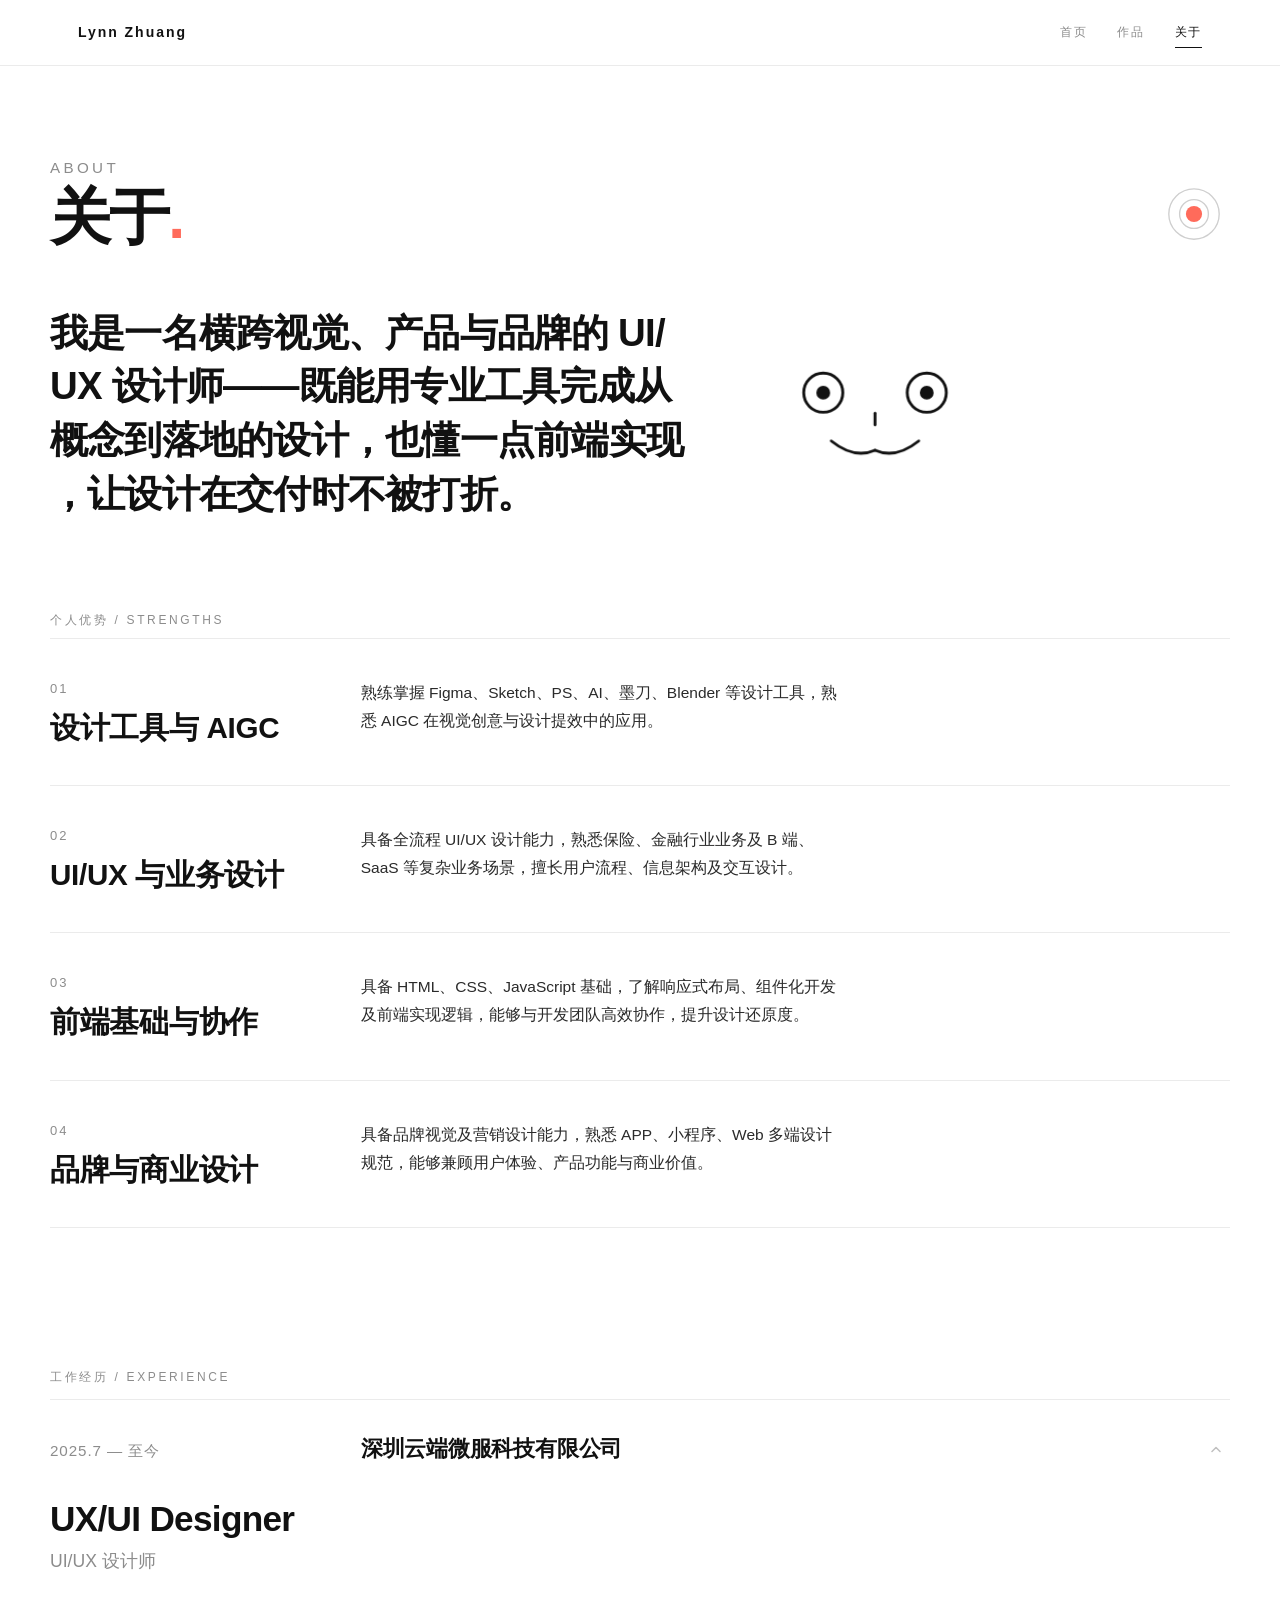
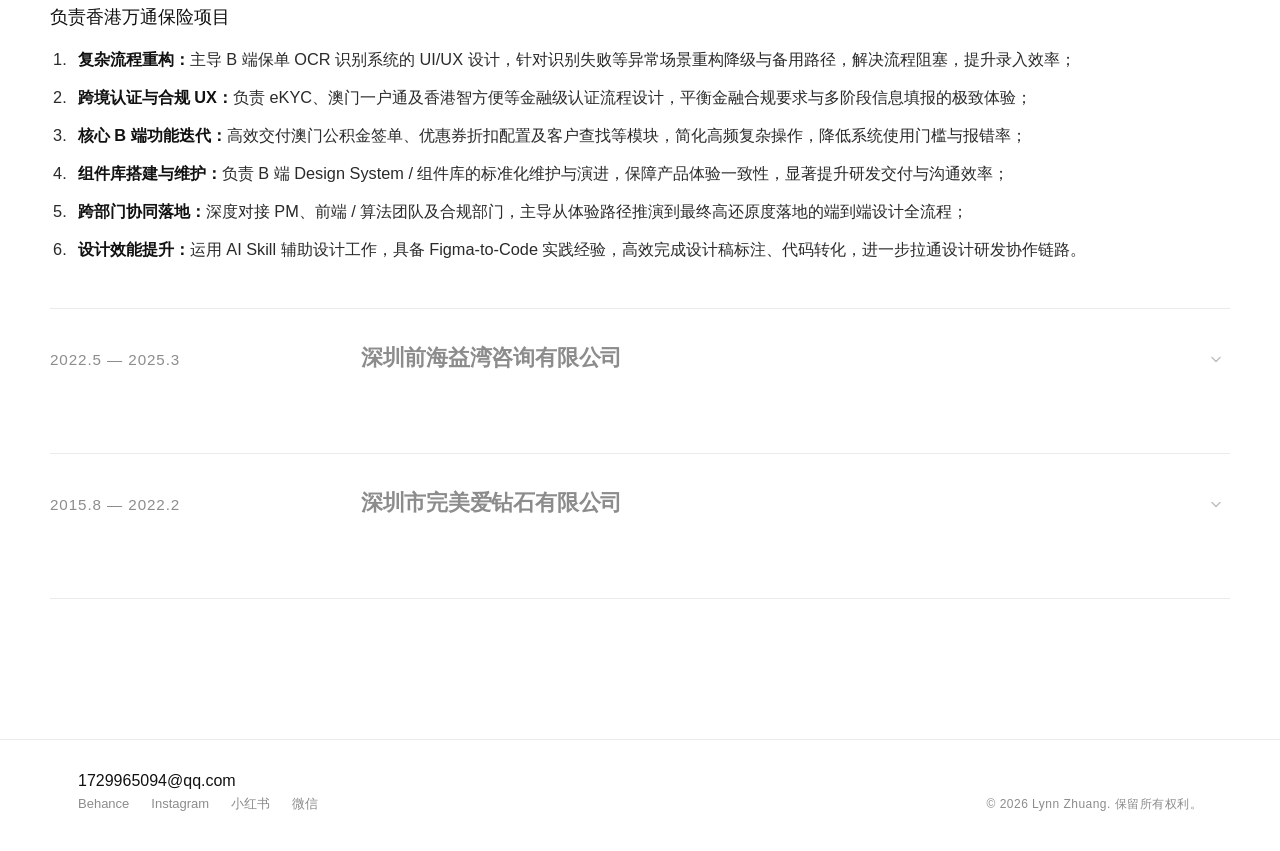
<file: 2026-08-12-09-34-02/about.html>
<!DOCTYPE html>
<html lang="zh-CN">
<head>
  <meta charset="UTF-8" />
  <meta name="viewport" content="width=device-width, initial-scale=1.0" />
  <title>关于 / About · Lynn Zhuang</title>
  <link rel="stylesheet" href="css/style.css" />
  <link rel="stylesheet" href="css/foldtext.css" />
  <link rel="stylesheet" href="css/face.css" />
</head>
<body>
  <header class="nav">
    <div class="nav__inner">
      <a class="nav__brand" id="nav-brand" href="index.html">Lynn Zhuang</a>
      <button class="nav__toggle" aria-label="菜单">菜单</button>
      <nav class="nav__links">
        <a href="index.html">首页</a>
        <a href="works.html">作品</a>
        <a href="about.html">关于</a>
      </nav>
    </div>
  </header>

  <main>
    <section class="section wrap" style="padding-top: calc(var(--nav-h) + clamp(48px, 8vw, 90px)); position: relative;">
      <div class="section-head" data-reveal style="margin-bottom: clamp(36px, 5vw, 56px);">
        <div class="section-head__text">
          <span class="section-head__sub">About</span>
          <h1 class="section-head__title">关于<span class="section-head__dot">.</span></h1>
        </div>
        <svg class="section-mark" viewBox="0 0 80 80" fill="none" aria-hidden="true">
          <circle class="sm-ripple" cx="40" cy="40" r="16" stroke="#cfcfcf" stroke-width="1.5"/>
          <circle class="sm-ripple" cx="40" cy="40" r="28" stroke="#cfcfcf" stroke-width="1.5"/>
          <circle cx="40" cy="40" r="9" fill="var(--accent)"/>
        </svg>
      </div>

      <div class="about-intro">
        <p class="lede" data-foldtext data-split="char" data-hinge="top" data-trigger="scroll">
          我是一名横跨视觉、产品与品牌的 UI/UX 设计师——既能用专业工具完成从概念到落地的设计，也懂一点前端实现，让设计在交付时不被打折。
        </p>
        <div class="about-face" aria-hidden="true">
          <svg class="face" viewBox="0 0 200 112" fill="none">
            <g class="face__eyes">
              <circle class="face__eyeball" cx="55" cy="38" r="17" fill="var(--bg)" stroke="currentColor" stroke-width="2.5"/>
              <circle class="face__eyeball" cx="145" cy="38" r="17" fill="var(--bg)" stroke="currentColor" stroke-width="2.5"/>
              <circle class="face__pupil" cx="55" cy="38" r="6" fill="currentColor"/>
              <circle class="face__pupil" cx="145" cy="38" r="6" fill="currentColor"/>
            </g>
            <g class="face__eye-lid">
              <rect x="35" y="-46" width="40" height="44" fill="var(--bg)"/>
              <rect x="125" y="-46" width="40" height="44" fill="var(--bg)"/>
            </g>
            <path class="face__nose" d="M100 56 V66" stroke="currentColor" stroke-width="2.5" stroke-linecap="round"/>
            <path class="face__mouth-left" d="M100 88 Q82 96 62 80" stroke="currentColor" stroke-width="2.5" stroke-linecap="round"/>
            <path class="face__mouth-right" d="M100 88 Q118 96 138 80" stroke="currentColor" stroke-width="2.5" stroke-linecap="round"/>
          </svg>
        </div>
      </div>

      <p class="label" data-reveal style="margin-bottom: 8px;">个人优势 / Strengths</p>
      <ul class="strength-list">
        <li class="strength" data-reveal>
          <div>
            <span class="strength__no">01</span>
            <h3 class="strength__title">设计工具与 AIGC</h3>
          </div>
          <p class="strength__desc">熟练掌握 Figma、Sketch、PS、AI、墨刀、Blender 等设计工具，熟悉 AIGC 在视觉创意与设计提效中的应用。</p>
        </li>
        <li class="strength" data-reveal>
          <div>
            <span class="strength__no">02</span>
            <h3 class="strength__title">UI/UX 与业务设计</h3>
          </div>
          <p class="strength__desc">具备全流程 UI/UX 设计能力，熟悉保险、金融行业业务及 B 端、SaaS 等复杂业务场景，擅长用户流程、信息架构及交互设计。</p>
        </li>
        <li class="strength" data-reveal>
          <div>
            <span class="strength__no">03</span>
            <h3 class="strength__title">前端基础与协作</h3>
          </div>
          <p class="strength__desc">具备 HTML、CSS、JavaScript 基础，了解响应式布局、组件化开发及前端实现逻辑，能够与开发团队高效协作，提升设计还原度。</p>
        </li>
        <li class="strength" data-reveal>
          <div>
            <span class="strength__no">04</span>
            <h3 class="strength__title">品牌与商业设计</h3>
          </div>
          <p class="strength__desc">具备品牌视觉及营销设计能力，熟悉 APP、小程序、Web 多端设计规范，能够兼顾用户体验、产品功能与商业价值。</p>
        </li>
      </ul>

      <div style="margin-top: clamp(64px, 11vw, 140px);">
        <p class="label" data-reveal style="margin-bottom: 12px;">工作经历 / Experience</p>
        <div class="timeline" data-reveal>

          <article class="timeline__item is-active" data-exp-item>
            <button class="timeline__header" type="button" aria-expanded="true">
              <span class="timeline__period">2025.7 — 至今</span>
              <span class="timeline__company">深圳云端微服科技有限公司</span>
              <span class="timeline__toggle" aria-hidden="true">
                <svg viewBox="0 0 12 12" fill="none" aria-hidden="true"><path d="M2 4.5L6 8.5L10 4.5" stroke="currentColor" stroke-width="1.5" stroke-linecap="round" stroke-linejoin="round"/></svg>
              </span>
            </button>
            <div class="timeline__body" aria-hidden="false">
              <div class="timeline__body-inner">
                <h3 class="timeline__role">UX/UI Designer</h3>
                <p class="timeline__company-sub">UI/UX 设计师</p>
                <p class="timeline__lead">负责香港万通保险项目</p>
                <ol class="timeline__duties timeline__duties--num">
                  <li><strong>复杂流程重构：</strong>主导 B 端保单 OCR 识别系统的 UI/UX 设计，针对识别失败等异常场景重构降级与备用路径，解决流程阻塞，提升录入效率；</li>
                  <li><strong>跨境认证与合规 UX：</strong>负责 eKYC、澳门一户通及香港智方便等金融级认证流程设计，平衡金融合规要求与多阶段信息填报的极致体验；</li>
                  <li><strong>核心 B 端功能迭代：</strong>高效交付澳门公积金签单、优惠券折扣配置及客户查找等模块，简化高频复杂操作，降低系统使用门槛与报错率；</li>
                  <li><strong>组件库搭建与维护：</strong>负责 B 端 Design System / 组件库的标准化维护与演进，保障产品体验一致性，显著提升研发交付与沟通效率；</li>
                  <li><strong>跨部门协同落地：</strong>深度对接 PM、前端 / 算法团队及合规部门，主导从体验路径推演到最终高还原度落地的端到端设计全流程；</li>
                  <li><strong>设计效能提升：</strong>运用 AI Skill 辅助设计工作，具备 Figma-to-Code 实践经验，高效完成设计稿标注、代码转化，进一步拉通设计研发协作链路。</li>
                </ol>
              </div>
            </div>
          </article>

          <article class="timeline__item" data-exp-item>
            <button class="timeline__header" type="button" aria-expanded="false">
              <span class="timeline__period">2022.5 — 2025.3</span>
              <span class="timeline__company">深圳前海益湾咨询有限公司</span>
              <span class="timeline__toggle" aria-hidden="true">
                <svg viewBox="0 0 12 12" fill="none" aria-hidden="true"><path d="M2 4.5L6 8.5L10 4.5" stroke="currentColor" stroke-width="1.5" stroke-linecap="round" stroke-linejoin="round"/></svg>
              </span>
            </button>
            <div class="timeline__body" aria-hidden="true">
              <div class="timeline__body-inner">
                <h3 class="timeline__role">UX/UI Designer</h3>
                <p class="timeline__company-sub">UI/UX 设计师</p>
                <ul class="timeline__duties">
                  <li>负责公司产品平台（移动端、Web端）的 UI 界面设计，涵盖 C 端用户产品和 B 端业务系统；</li>
                  <li>从 0 到 1 的全栈高保真视觉输出，完成 4 个上线项目；</li>
                  <li>主导设计规范与组件库搭建，确保多产品线设计语言统一；</li>
                  <li>与产品经理、开发团队深度协作，推动设计方案落地并确保还原度；</li>
                  <li>协同运营团队设计营销宣传页面以及项目长图，参与品牌大型线下品宣展会的相关物料设计，根据市场部需求把控整体创意方案，完成周边产品的外包装设计。</li>
                </ul>
              </div>
            </div>
          </article>

          <article class="timeline__item" data-exp-item>
            <button class="timeline__header" type="button" aria-expanded="false">
              <span class="timeline__period">2015.8 — 2022.2</span>
              <span class="timeline__company">深圳市完美爱钻石有限公司</span>
              <span class="timeline__toggle" aria-hidden="true">
                <svg viewBox="0 0 12 12" fill="none" aria-hidden="true"><path d="M2 4.5L6 8.5L10 4.5" stroke="currentColor" stroke-width="1.5" stroke-linecap="round" stroke-linejoin="round"/></svg>
              </span>
            </button>
            <div class="timeline__body" aria-hidden="true">
              <div class="timeline__body-inner">
                <h3 class="timeline__role">Visual Designer</h3>
                <p class="timeline__company-sub">视觉设计师</p>
                <ul class="timeline__duties">
                  <li>自媒体渠道的品牌宣传图设计：运营海报（小红书/微博）、微信公众号推文、官网 Banner、线上活动 H5 页面；</li>
                  <li>年度各大节日线下门店活动主 KV 以及平面物料设计和活动周边；</li>
                  <li>品牌宣传视频（抖音/视频号）的创意制作剪辑，私域流量视频及画面输出；</li>
                  <li>天猫/京东店铺首页装修设计以及产品的详情页设计；</li>
                  <li>参与设计小程序以及网页管理系统的 UI 界面设计改版：制定视觉设计规范，跟进设计的开发还原，验收最终效果。</li>
                </ul>
              </div>
            </div>
          </article>

        </div>
      </div>
    </section>
  </main>

  <footer class="footer">
    <div class="wrap">
      <a class="footer__mail" id="footer-mail" href="#">hello@yuyou.design</a>
      <div class="footer__row">
        <div class="footer__socials" id="footer-socials"></div>
        <div class="footer__copy">© <span id="footer-year"></span> Lynn Zhuang. 保留所有权利。</div>
      </div>
    </div>
  </footer>

  <script src="js/data.js"></script>
  <script src="js/foldtext.js"></script>
  <script src="js/main.js"></script>
</body>
</html>
</file>
<file: 2026-08-12-09-34-02/css/style.css>
/* ============================================================
   极简白格 · Minimal White Grid
   设计系统 / 响应式 / 滚动动效
   ============================================================ */

:root {
  --bg: #ffffff;
  --fg: #111111;
  --muted: #8c8c8c;
  --line: #ebebeb;
  --invert: #111111;
  --accent: #FF6B5B;
  --maxw: 1180px;
  --gut: 28px;
  --nav-h: 66px;
  --ease: cubic-bezier(0.22, 1, 0.36, 1);
}

* { box-sizing: border-box; }

html {
  scroll-behavior: smooth;
  -webkit-text-size-adjust: 100%;
}

body {
  margin: 0;
  background: var(--bg);
  color: var(--fg);
  font-family: "Inter", -apple-system, BlinkMacSystemFont, "Segoe UI",
    "PingFang SC", "Hiragino Sans GB", "Microsoft YaHei", "Helvetica Neue",
    Arial, sans-serif;
  font-size: 16px;
  line-height: 1.6;
  -webkit-font-smoothing: antialiased;
  text-rendering: optimizeLegibility;
}

a { color: inherit; text-decoration: none; }
img { display: block; max-width: 100%; }

.wrap {
  width: 100%;
  max-width: var(--maxw);
  margin: 0 auto;
  padding: 0 var(--gut);
}

/* ---------- 导航 ---------- */
.nav {
  position: fixed;
  inset: 0 0 auto 0;
  height: var(--nav-h);
  z-index: 50;
  background: rgba(255, 255, 255, 0.82);
  backdrop-filter: saturate(180%) blur(14px);
  -webkit-backdrop-filter: saturate(180%) blur(14px);
  border-bottom: 1px solid var(--line);
}
.nav__inner {
  height: 100%;
  max-width: var(--maxw);
  margin: 0 auto;
  padding: 0 var(--gut);
  display: flex;
  align-items: center;
  justify-content: space-between;
}
.nav__brand {
  font-weight: 600;
  letter-spacing: 0.14em;
  font-size: 14px;
}
.nav__links {
  display: flex;
  gap: 30px;
  align-items: center;
}
.nav__links a {
  font-size: 12px;
  letter-spacing: 0.14em;
  text-transform: uppercase;
  color: var(--muted);
  transition: color 0.25s var(--ease);
  position: relative;
}
.nav__links a::after {
  content: "";
  position: absolute;
  left: 0; right: 0; bottom: -6px;
  height: 1px;
  background: var(--fg);
  transform: scaleX(0);
  transform-origin: left;
  transition: transform 0.3s var(--ease);
}
.nav__links a:hover,
.nav__links a.is-active { color: var(--fg); }
.nav__links a:hover::after,
.nav__links a.is-active::after { transform: scaleX(1); }

.nav__toggle {
  display: none;
  background: none;
  border: 0;
  font: inherit;
  font-size: 12px;
  letter-spacing: 0.14em;
  text-transform: uppercase;
  cursor: pointer;
  color: var(--fg);
}

/* ---------- 通用区块 ---------- */
.section { padding: clamp(64px, 11vw, 140px) 0; }
.section--tight { padding: clamp(48px, 8vw, 90px) 0; }

/* ---------- 区块标题（与 hero 排版统一） ---------- */
.section-head {
  display: flex;
  align-items: flex-end;
  justify-content: space-between;
  gap: 24px;
  margin: 0 0 clamp(28px, 4vw, 44px);
}
.section-head__text {
  display: flex;
  flex-direction: column;
  gap: 6px;
}
.section-head__sub {
  font-size: clamp(0.75rem, 1.4vw, 0.95rem);
  letter-spacing: 0.22em;
  text-transform: uppercase;
  color: var(--muted);
  font-weight: 500;
  margin: 0;
}
.section-head__title {
  font-size: clamp(2.2rem, 6.5vw, 3.8rem);
  font-weight: 800;
  letter-spacing: -0.03em;
  line-height: 1.04;
  color: var(--fg);
  margin: 0;
}
.section-head__dot { color: var(--accent); }

/* 迷你几何标记，呼应 hero 图形语言 */
.section-mark {
  width: clamp(48px, 6vw, 72px);
  height: auto;
  flex: 0 0 auto;
  overflow: visible;
}
.section-mark .sm-ripple {
  transform-origin: 40px 40px;
  animation: smRipple 4s ease-in-out infinite;
}
.section-mark .sm-ripple:nth-child(2) { animation-delay: 0.6s; }
@keyframes smRipple {
  0%, 100% { transform: scale(1); opacity: 0.55; }
  50% { transform: scale(1.08); opacity: 1; }
}

.label {
  font-size: 12px;
  letter-spacing: 0.22em;
  text-transform: uppercase;
  color: var(--muted);
  margin: 0 0 28px;
}

/* ---------- Hero（参考排版：左侧大字标题 + 右侧几何图形） ---------- */
.hero {
  position: relative;
  min-height: clamp(520px, 82vh, 860px);
  padding: calc(var(--nav-h) + clamp(32px, 5vw, 64px)) 0 clamp(48px, 7vw, 80px);
  display: flex;
  align-items: center;
  gap: clamp(24px, 4vw, 56px);
  overflow: hidden;
}

/* 左侧文字列 */
.hero__left {
  flex: 1 1 55%;
  min-width: 0;
  position: relative;
  z-index: 2;
}

.hero__title {
  font-size: clamp(2.6rem, 9vw, 6.4rem);
  line-height: 1.05;
  letter-spacing: -0.03em;
  font-weight: 700;
  margin: 0 0 28px;
  color: var(--fg);
  display: flex;
  flex-direction: column;
}

.hero__line { display: block; }

/* StrokeText 描边绘制动效（React Bits 原生移植；用 WAAPI 替代 gsap） */
.stroke-text__svg {
  display: block;
  overflow: visible;
}

.hero__greeting {
  font-size: 1em;
}
.hero__dot {
  color: var(--accent);
}

.hero__verb {
  font-size: 0.72em;
  font-weight: 500;
  margin-top: 4px;
  letter-spacing: -0.01em;
}

.hero__name {
  font-size: 1.15em;
  font-weight: 800;
  margin-top: 2px;
  letter-spacing: -0.04em;
}

.hero__role {
  font-size: clamp(0.85rem, 1.6vw, 1.1rem);
  color: var(--muted);
  margin: 0 0 20px;
  max-width: 38ch;
  line-height: 1.5;
}

.hero__left .prose {
  font-size: clamp(0.88rem, 1.5vw, 1.05rem);
  color: #666;
  max-width: 42ch;
  line-height: 1.65;
}

/* TextType 打字机动效（React Bits 原生移植；光标闪烁用 CSS 替代 gsap） */
.text-type__content { white-space: pre-wrap; }
.text-type__cursor {
  display: inline-block;
  margin-left: 0.08em;
  color: var(--accent);
  font-weight: 400;
  animation: textTypeBlink 1s steps(1, end) infinite;
}
@keyframes textTypeBlink {
  0%, 50% { opacity: 1; }
  50.01%, 100% { opacity: 0; }
}

/* 右侧几何图形 */
.hero__gfx {
  flex: 1 1 40%;
  position: relative;
  display: flex;
  align-items: flex-end;
  justify-content: flex-end;
  min-height: 340px;
  z-index: 1;
}

.hero-art {
  width: clamp(260px, 38vw, 420px);
  height: auto;
  max-height: 480px;
  overflow: visible;
}

/* ---- 几何图形动效 ---- */

/* 半圆：缓慢浮入 */
.ha-semi {
  transform-origin: 320px 120px;
  animation: haSemiFloat 7s ease-in-out infinite;
}
@keyframes haSemiFloat {
  0%, 100% { transform: translateY(0) rotate(0deg); }
  50% { transform: translateY(-10px) rotate(2deg); }
}

/* 同心波纹：依次扩散 */
.ha-ripples circle {
  transform-origin: 340px 200px;
  animation: haRippleExpand 5s ease-in-out infinite;
}
.ha-ripples circle:nth-child(1) { animation-delay: 0s; }
.ha-ripples circle:nth-child(2) { animation-delay: 0.3s; }
.ha-ripples circle:nth-child(3) { animation-delay: 0.6s; }
.ha-ripples circle:nth-child(4) { animation-delay: 0.9s; }

@keyframes haRippleExpand {
  0%, 100% { transform: scale(1); opacity: 0.6; }
  50% { transform: scale(1.06); opacity: 1; }
}

/* 珊瑚圆点：脉冲呼吸 */
.ha-dot {
  transform-origin: 310px 260px;
  animation: haDotPulse 3.5s ease-in-out infinite;
}
@keyframes haDotPulse {
  0%, 100% { transform: scale(1); opacity: 1; }
  50% { transform: scale(1.12); opacity: 0.88; }
}

/* 点阵圆：缓慢旋转 */
.ha-dots {
  transform-origin: 300px 360px;
  animation: haDotsSpin 20s linear infinite;
}
@keyframes haDotsSpin {
  from { transform: rotate(0deg); }
  to { transform: rotate(360deg); }
}

/* 底部弧形：交错漂移 */
.ha-arc--1 {
  transform-origin: 330px 380px;
  animation: haArcDrift1 6s ease-in-out infinite;
}
.ha-arc--2 {
  transform-origin: 390px 360px;
  animation: haArcDrift2 7s ease-in-out infinite;
}
@keyframes haArcDrift1 {
  0%, 100% { transform: translate(0, 0) rotate(0deg); }
  50% { transform: translate(-6px, -4px) rotate(-2deg); }
}
@keyframes haArcDrift2 {
  0%, 100% { transform: translate(0, 0) rotate(0deg); }
  50% { transform: translate(5px, -6px) rotate(2deg); }
}

.scrollcue {
  position: absolute;
  left: var(--gut);
  bottom: clamp(24px, 4vw, 40px);
  z-index: 3;
  pointer-events: none;
  font-size: 12px;
  letter-spacing: 0.2em;
  text-transform: uppercase;
  color: var(--muted);
  display: inline-flex;
  align-items: center;
  gap: 10px;
}
.scrollcue span {
  width: 38px; height: 1px; background: var(--fg);
  display: inline-block;
  animation: cue 2.2s var(--ease) infinite;
  transform-origin: left;
}
@keyframes cue {
  0%, 100% { transform: scaleX(0.3); opacity: 0.4; }
  50% { transform: scaleX(1); opacity: 1; }
}

/* ---------- 作品列表（横向三排 · 编辑型索引） ---------- */
.works-grid {
  display: grid;
  grid-template-columns: 1fr;
  gap: 0;
}
.work {
  display: grid;
  grid-template-columns: minmax(120px, 22%) 1fr auto;
  align-items: center;
  gap: clamp(18px, 3.5vw, 44px);
  padding: clamp(20px, 3vw, 32px) 16px;
  border-top: 1px solid var(--line);
  color: var(--fg);
  background: transparent;
  transition: background 0.4s var(--ease), color 0.4s var(--ease),
    border-color 0.4s var(--ease);
}
.work:last-child { border-bottom: 1px solid var(--line); }
.work__media {
  aspect-ratio: 4 / 3;
  overflow: hidden;
  background: #f4f4f4;
  border-radius: 3px;
}
.work__media img {
  width: 100%; height: 100%;
  object-fit: cover;
  transition: transform 0.7s var(--ease), opacity 0.4s var(--ease),
    filter 0.4s var(--ease);
}
.work__meta {
  display: flex;
  align-items: baseline;
  gap: 14px;
  min-width: 0;
}
.work__index {
  font-size: 12px;
  letter-spacing: 0.1em;
  color: var(--muted);
  font-variant-numeric: tabular-nums;
  transition: color 0.4s var(--ease);
}
.work__title {
  font-size: clamp(1.25rem, 2.6vw, 1.9rem);
  font-weight: 600;
  margin: 0;
  line-height: 1.2;
}
.work__tag {
  margin: 6px 0 0;
  font-size: 13px;
  color: var(--muted);
  transition: color 0.4s var(--ease);
}
.work__go {
  font-size: 1.5rem;
  line-height: 1;
  opacity: 0;
  transform: translateX(-10px);
  transition: opacity 0.4s var(--ease), transform 0.4s var(--ease);
}
.work:hover {
  background: var(--invert);
  color: #fff;
  border-color: var(--invert);
}
.work:hover .work__media img {
  transform: scale(1.05);
  opacity: 0.82;
  filter: saturate(0.9);
}
.work:hover .work__index,
.work:hover .work__tag { color: rgba(255, 255, 255, 0.6); }
.work:hover .work__go { opacity: 1; transform: translateX(0); }

/* ---------- 文字区块 ---------- */
.lede {
  font-size: clamp(1.5rem, 3.6vw, 2.4rem);
  line-height: 1.4;
  letter-spacing: -0.02em;
  max-width: 22ch;
  margin: 0;
  font-weight: 600;
  color: var(--fg);
}
.prose { max-width: 60ch; color: #2a2a2a; }
.prose p { margin: 0 0 1.1em; }

/* ---------- 关于页 ---------- */
.about-grid {
  display: grid;
  grid-template-columns: 1.4fr 1fr;
  gap: clamp(32px, 6vw, 80px);
  align-items: start;
}
.cap-list { list-style: none; margin: 0; padding: 0; }
.cap-list li {
  display: flex;
  justify-content: space-between;
  gap: 16px;
  padding: 16px 0;
  border-top: 1px solid var(--line);
  font-size: 15px;
}
.cap-list li:last-child { border-bottom: 1px solid var(--line); }
.cap-list span:last-child { color: var(--muted); text-align: right; }

/* ---------- 关于页 · 个人优势（编辑型索引） ---------- */
.strength-list { list-style: none; margin: 0; padding: 0; }
.strength {
  display: grid;
  grid-template-columns: minmax(180px, 22%) 1fr;
  gap: clamp(20px, 4vw, 56px);
  padding: clamp(26px, 3.4vw, 40px) 0;
  border-top: 1px solid var(--line);
  align-items: start;
}
.strength:last-child { border-bottom: 1px solid var(--line); }
.strength__no {
  display: block;
  font-size: 13px;
  letter-spacing: 0.16em;
  color: var(--muted);
  font-variant-numeric: tabular-nums;
  margin-bottom: 10px;
}
.strength__title {
  font-size: clamp(1.3rem, 3vw, 1.85rem);
  font-weight: 600;
  line-height: 1.2;
  letter-spacing: -0.01em;
  margin: 0;
}
.strength__desc {
  margin: 0;
  max-width: 56ch;
  color: #2a2a2a;
  font-size: 15.5px;
  line-height: 1.78;
}
@media (max-width: 640px) {
  .strength { grid-template-columns: 1fr; gap: 12px; }
}

/* ---------- 作品详情 ---------- */
.project { padding-top: calc(var(--nav-h) + 40px); }
.back {
  display: inline-block;
  font-size: 12px;
  letter-spacing: 0.16em;
  text-transform: uppercase;
  color: var(--muted);
  margin-bottom: 36px;
  transition: color 0.25s var(--ease);
}
.back:hover { color: var(--fg); }
.project__cat {
  font-size: 12px;
  letter-spacing: 0.2em;
  text-transform: uppercase;
  color: var(--muted);
  margin: 0 0 12px;
}
.project__title {
  font-size: clamp(2rem, 6vw, 4rem);
  line-height: 1.05;
  letter-spacing: -0.02em;
  font-weight: 600;
  margin: 0 0 28px;
}
.project__meta {
  display: flex;
  flex-wrap: wrap;
  gap: 14px 40px;
  list-style: none;
  margin: 0 0 48px;
  padding: 22px 0;
  border-top: 1px solid var(--line);
  border-bottom: 1px solid var(--line);
}
.project__meta div { display: flex; flex-direction: column; gap: 4px; }
.project__meta dt {
  font-size: 11px; letter-spacing: 0.16em; text-transform: uppercase;
  color: var(--muted);
}
.project__meta dd { margin: 0; font-size: 15px; font-weight: 500; }
.project__cover {
  margin: 0 0 48px;
  border-radius: 4px;
  overflow: hidden;
  background: #f4f4f4;
}
.project__cover img { width: 100%; height: auto; }
.project__body { max-width: 60ch; margin: 0 0 clamp(48px, 8vw, 90px); }
.project__body p { margin: 0 0 1.2em; color: #2a2a2a; }
.p-desc__heading {
  font-size: clamp(1.05rem, 1.8vw, 1.25rem);
  font-weight: 700;
  letter-spacing: -0.01em;
  color: var(--fg);
  margin: 1.8em 0 0.6em;
}
.p-desc__heading:first-child { margin-top: 0; }
.project__gallery {
  display: grid;
  grid-template-columns: 1fr;
  gap: 0;
  margin-bottom: clamp(48px, 8vw, 90px);
}
.project__gallery figure { margin: 0; border-radius: 4px; overflow: hidden; background: #f4f4f4; }
.project__gallery img { width: 100%; height: auto; display: block; }
.project__next {
  border-top: 1px solid var(--line);
  padding-top: 40px;
}
.project__next a {
  display: flex;
  align-items: baseline;
  justify-content: space-between;
  gap: 20px;
}
.project__next .n-label {
  font-size: 12px; letter-spacing: 0.2em; text-transform: uppercase;
  color: var(--muted);
}
.project__next .n-title {
  font-size: clamp(1.6rem, 4vw, 2.6rem);
  font-weight: 600;
  letter-spacing: -0.01em;
  transition: opacity 0.3s var(--ease);
}
.project__next a:hover .n-title { opacity: 0.55; }

/* ---------- 文字链接 ---------- */
.link-more {
  display: inline-block;
  font-size: 14px;
  letter-spacing: 0.04em;
  border-bottom: 1px solid var(--fg);
  padding-bottom: 2px;
  transition: color 0.25s var(--ease), border-color 0.25s var(--ease);
}
.link-more:hover { color: var(--accent); border-color: var(--accent); }

/* ---------- Connect 联系区（section-head 统一风格） ---------- */
.connect {
  padding: clamp(64px, 10vw, 120px) 0 clamp(80px, 12vw, 140px);
}
.connect .section-head {
  margin-bottom: clamp(28px, 4.5vw, 48px);
}
.connect__body {
  display: grid;
  grid-template-columns: 1fr 1.1fr;
  gap: clamp(36px, 6vw, 72px);
  align-items: start;
}
.connect__left {
  display: flex;
  flex-direction: column;
  gap: clamp(20px, 3vw, 32px);
  padding-top: 8px;
}
.connect__lede {
  font-size: clamp(1rem, 1.7vw, 1.2rem);
  line-height: 1.75;
  color: #444;
  max-width: 38ch;
  margin: 0;
}
.connect__badge {
  display: inline-flex;
  align-items: center;
  gap: 10px;
  font-size: 11px;
  letter-spacing: 0.14em;
  text-transform: uppercase;
  color: var(--muted);
  border: 1px solid var(--line);
  padding: 10px 18px;
  border-radius: 100px;
  width: fit-content;
}
.connect__badge i {
  width: 7px; height: 7px;
  background: var(--fg);
  border-radius: 50%;
  display: inline-block;
  flex-shrink: 0;
}

/* 右侧：卡片 + CV条（纵向堆叠） */
.connect__right {
  display: flex;
  flex-direction: column;
  gap: clamp(16px, 2.4vw, 24px);
}

.connect__cards {
  display: grid;
  grid-template-columns: 1fr 1fr;
  gap: clamp(12px, 1.8vw, 18px);
}
.connect-card {
  display: flex;
  flex-direction: column;
  gap: 8px;
  padding: 20px clamp(18px, 2.4vw, 24px);
  border: 1px solid #e5e5e5;
  border-radius: 10px;
  background: #fff;
}
.connect-card__label {
  font-size: 10px;
  letter-spacing: 0.16em;
  text-transform: uppercase;
  color: var(--muted);
  font-weight: 600;
}
.connect-card__value {
  font-size: clamp(0.88rem, 1.4vw, 1.05rem);
  font-weight: 500;
  color: var(--fg);
  line-height: 1.4;
  word-break: break-all;
}
.connect-card--static {
  position: relative;
}

/* CV 展示条（在右侧栏内，与卡片同宽） */
.connect__cv {
  display: flex;
  align-items: center;
  justify-content: space-between;
  gap: 20px;
  background: #1a1a1a;
  color: #fff;
  padding: 22px 28px;
  border-radius: 10px;
}
.connect__cv-text {
  display: flex;
  flex-direction: column;
  gap: 4px;
}
.connect__cv-text small {
  font-size: 10px;
  letter-spacing: 0.18em;
  text-transform: uppercase;
  opacity: 0.55;
  font-weight: 500;
}
.connect__cv-text strong {
  font-size: clamp(1rem, 1.7vw, 1.25rem);
  font-weight: 600;
  letter-spacing: -0.01em;
}
.connect__cv-icon {
  flex-shrink: 0;
  opacity: 0.8;
}

/* ---------- 页脚（精简版） ---------- */
.footer {
  border-top: 1px solid var(--line);
  padding: 28px 0 36px;
}
.footer__row {
  display: flex;
  flex-wrap: wrap;
  justify-content: space-between;
  gap: 24px;
  align-items: center;
}
.footer__socials { display: flex; gap: 22px; flex-wrap: wrap; }
.footer__socials a {
  font-size: 13px; color: var(--muted);
  transition: color 0.25s var(--ease);
}
.footer__socials a:hover { color: var(--fg); }
.footer__copy { font-size: 12px; color: var(--muted); letter-spacing: 0.04em; }

/* ---------- 滚动入场动效 ---------- */
[data-reveal] {
  opacity: 0;
  transform: translateY(28px);
  transition: opacity 0.8s var(--ease), transform 0.8s var(--ease);
  will-change: opacity, transform;
}
[data-reveal].is-in {
  opacity: 1;
  transform: none;
}
@media (prefers-reduced-motion: reduce) {
  [data-reveal] { opacity: 1 !important; transform: none !important; }
  html { scroll-behavior: auto; }
  .ha-semi, .ha-ripples circle, .ha-dot, .ha-dots, .ha-arc--1, .ha-arc--2 {
    animation: none !important;
  }
  .section-mark .sm-ripple { animation: none !important; }
}

/* ---------- 响应式 ---------- */
@media (max-width: 900px) {
  .about-grid { grid-template-columns: 1fr; }
  .connect__body { grid-template-columns: 1fr; gap: clamp(32px, 5vw, 48px); }
  /* Hero: 窄屏时文字占满、图形缩小到右下角 */
  .hero { flex-direction: column; align-items: flex-start; gap: 20px; }
  .hero__left { flex: none; width: 100%; }
  .hero__gfx { flex: none; position: absolute; right: -10px; bottom: 30px; min-height: 200px; opacity: 0.55; }
  .hero-art { width: clamp(180px, 32vw, 280px); max-height: 300px; }
}
@media (max-width: 640px) {
  :root { --gut: 20px; }
  .section-head { flex-direction: column; align-items: flex-start; gap: 14px; }
  .section-mark { display: none; }
  .nav__links {
    position: fixed;
    inset: var(--nav-h) 0 auto 0;
    flex-direction: column;
    align-items: flex-start;
    gap: 18px;
    background: #fff;
    border-bottom: 1px solid var(--line);
    padding: 22px var(--gut) 26px;
    transform: translateY(-120%);
    transition: transform 0.35s var(--ease);
  }
  .nav__links.is-open { transform: translateY(0); }
  .nav__toggle { display: inline-block; }
  .work { grid-template-columns: 1fr; gap: 14px; padding: 20px 4px; }
  .work__go { display: none; }
  .project__gallery { grid-template-columns: 1fr; }
  /* Hero: 手机端图形进一步缩小 */
  .hero__gfx { right: -20px; bottom: 20px; opacity: 0.35; min-height: 140px; }
  .hero-art { width: clamp(140px, 38vw, 220px); max-height: 200px; }
  /* Connect Me 手机端 */
  .connect__cards { grid-template-columns: 1fr; }
}

/* ---------- 关于页 · 工作经历时间轴 ---------- */
.timeline {
  border-top: 1px solid var(--line);
}
.timeline__item {
  border-bottom: 1px solid var(--line);
}
.timeline__header {
  width: 100%;
  display: grid;
  grid-template-columns: minmax(140px, 22%) 1fr auto;
  gap: clamp(20px, 4vw, 56px);
  align-items: baseline;
  padding: clamp(24px, 3.2vw, 36px) 0;
  background: transparent;
  border: 0;
  font: inherit;
  color: inherit;
  text-align: left;
  cursor: pointer;
  transition: background 0.3s var(--ease);
}
.timeline__period,
.timeline__company,
.timeline__toggle {
  transition: transform 0.35s var(--ease), color 0.3s var(--ease), opacity 0.3s var(--ease);
}
.timeline__period {
  font-size: clamp(0.82rem, 1.4vw, 0.95rem);
  letter-spacing: 0.06em;
  color: var(--muted);
  font-variant-numeric: tabular-nums;
}
.timeline__company {
  font-size: clamp(1.05rem, 2vw, 1.35rem);
  font-weight: 600;
  letter-spacing: -0.01em;
  line-height: 1.25;
  color: var(--fg);
}
.timeline__item:not(.is-active) .timeline__company {
  color: var(--muted);
}
.timeline__toggle {
  width: 28px;
  height: 28px;
  display: inline-flex;
  align-items: center;
  justify-content: center;
  color: var(--muted);
  opacity: 0.55;
}
.timeline__toggle svg {
  width: 12px;
  height: 12px;
  transform: rotate(0deg);
  transition: transform 0.45s var(--ease);
}
.timeline__item.is-active .timeline__toggle svg {
  transform: rotate(180deg);
}
.timeline__item:not(.is-active):hover .timeline__header {
  background: rgba(0, 0, 0, 0.01);
}
.timeline__item:not(.is-active):hover .timeline__period {
  transform: translateX(4px);
  color: var(--fg);
}
.timeline__item:not(.is-active):hover .timeline__company {
  transform: translateX(6px);
}
.timeline__item:not(.is-active):hover .timeline__toggle {
  opacity: 1;
}

/* body 展开动画：grid-template-rows 0fr → 1fr */
.timeline__body {
  display: grid;
  grid-template-rows: 0fr;
  opacity: 0;
  transition:
    grid-template-rows 0.55s cubic-bezier(0.22, 1, 0.36, 1),
    opacity 0.45s cubic-bezier(0.22, 1, 0.36, 1);
}
.timeline__item.is-active .timeline__body {
  grid-template-rows: 1fr;
  opacity: 1;
}
.timeline__body-inner {
  overflow: hidden;
  padding-bottom: clamp(28px, 4vw, 44px);
  transform: translateY(14px);
  transition: transform 0.55s cubic-bezier(0.22, 1, 0.36, 1);
}
.timeline__item.is-active .timeline__body-inner {
  transform: translateY(0);
}

/* 展开内容样式 */
.timeline__role {
  font-size: clamp(1.5rem, 3.2vw, 2.2rem);
  font-weight: 700;
  letter-spacing: -0.02em;
  line-height: 1.1;
  margin: 0 0 8px;
}
.timeline__company-sub {
  font-size: clamp(0.95rem, 1.6vw, 1.1rem);
  color: var(--muted);
  margin: 0 0 clamp(20px, 2.6vw, 28px);
}
.timeline__lead {
  font-size: clamp(0.95rem, 1.6vw, 1.1rem);
  color: var(--fg);
  margin: 0 0 14px;
  font-weight: 500;
}
.timeline__duties {
  list-style: disc;
  margin: 0;
  padding-left: 1.2em;
  color: #2a2a2a;
  font-size: clamp(0.88rem, 1.5vw, 1.02rem);
  line-height: 1.78;
}
.timeline__duties--num {
  list-style: decimal;
  padding-left: 1.3em;
}
.timeline__duties li {
  margin-bottom: 0.55em;
  padding-left: 0.4em;
}
.timeline__duties li:last-child { margin-bottom: 0; }
.timeline__duties li strong {
  font-weight: 600;
  color: var(--fg);
}

@media (max-width: 640px) {
  .timeline__header {
    grid-template-columns: 1fr auto;
    gap: 8px 14px;
  }
  .timeline__period { grid-column: 1 / -1; }
  .timeline__company { grid-column: 1 / 2; }
  .timeline__toggle {
    grid-column: 2 / 3;
    grid-row: 2 / 3;
  }
}

@media (prefers-reduced-motion: reduce) {
  .timeline__body,
  .timeline__body-inner,
  .timeline__toggle svg,
  .timeline__period,
  .timeline__company,
  .timeline__toggle {
    transition: none !important;
  }
  .timeline__body-inner { transform: none !important; }
}

/* ---------- 页脚邮箱复制浮窗 ---------- */
.copy-tip {
  position: fixed;
  z-index: 999;
  padding: 7px 14px;
  background: var(--invert);
  color: #fff;
  font-size: 13px;
  letter-spacing: 0.02em;
  border-radius: 999px;
  white-space: nowrap;
  pointer-events: none;
  opacity: 0;
  transform: translateY(4px);
  transition: opacity 0.25s var(--ease), transform 0.25s var(--ease);
  box-shadow: 0 8px 24px rgba(0, 0, 0, 0.18);
}
.copy-tip.is-in {
  opacity: 1;
  transform: translateY(0);
}
</file>
<file: 2026-08-12-09-34-02/css/foldtext.css>
/* FoldText 折叠动效 · React Bits 原生移植（WAAPI 替代 gsap，零依赖 / file:// 直开）
   仅作用于带 data-foldtext 标记的元素内部；不依赖任何 CDN 或构建步骤。 */

.fold-text {
  /* 组件默认是 inline-block（适合单行标题），这里改为 inline 以允许中文多行换行 */
  display: inline;
  color: var(--fold-text-color, currentColor);
  font-size: var(--fold-text-font-size, inherit);
  font-weight: var(--fold-text-font-weight, inherit);
  line-height: inherit;
  letter-spacing: inherit;
  white-space: pre-wrap;
  user-select: text;
}

.fold-text-sr-only {
  position: absolute;
  width: 1px;
  height: 1px;
  padding: 0;
  margin: -1px;
  overflow: hidden;
  clip: rect(0, 0, 0, 0);
  white-space: nowrap;
  border: 0;
}

.fold-text-visual { display: inline; }
.fold-text-line { display: block; }
.fold-text-whitespace { display: inline; }

.fold-text-segment {
  display: inline-block;
  line-height: inherit;
  perspective: var(--fold-perspective, 700px);
  transform-style: preserve-3d;
  vertical-align: baseline;
}

.fold-text-piece {
  position: relative;
  display: inline-block;
  color: inherit;
  line-height: inherit;
  transform-style: preserve-3d;
  backface-visibility: hidden;
  will-change: transform, opacity;
}

/* 折叠阴影层：用真实子元素 + opacity 动画（WAAPI 可动画），
   替代原组件依赖 gsap 的 --fold-crease 自定义属性。 */
.fold-text__crease {
  position: absolute;
  inset: -0.08em -0.02em;
  pointer-events: none;
  mix-blend-mode: multiply;
  border-radius: 0.08em;
  opacity: 0;
}

.fold-text-piece[data-fold-hinge='top'] .fold-text__crease {
  background: linear-gradient(180deg, rgba(0, 0, 0, 0.58) 0%, rgba(0, 0, 0, 0.22) 42%, rgba(255, 255, 255, 0.26) 100%);
}
.fold-text-piece[data-fold-hinge='bottom'] .fold-text__crease {
  background: linear-gradient(0deg, rgba(0, 0, 0, 0.58) 0%, rgba(0, 0, 0, 0.22) 42%, rgba(255, 255, 255, 0.26) 100%);
}
.fold-text-piece[data-fold-hinge='left'] .fold-text__crease {
  background: linear-gradient(90deg, rgba(0, 0, 0, 0.58) 0%, rgba(0, 0, 0, 0.22) 42%, rgba(255, 255, 255, 0.26) 100%);
}
.fold-text-piece[data-fold-hinge='right'] .fold-text__crease {
  background: linear-gradient(270deg, rgba(0, 0, 0, 0.58) 0%, rgba(0, 0, 0, 0.22) 42%, rgba(255, 255, 255, 0.26) 100%);
}

@media (prefers-reduced-motion: reduce) {
  .fold-text-piece { transform: none !important; }
  .fold-text__crease { opacity: 0 !important; }
}
</file>
<file: 2026-08-12-09-34-02/css/face.css>
/* ============================================================
   关于页 · 互动表情脸（纯 CSS 动画 + JS 瞳孔跟随鼠标）
   - 入场：眼睛从下方浮现、鼻子下落、微笑画出
   - 循环：眼皮周期性眨眼
   - 交互：瞳孔由 js/main.js 的 initFace() 驱动跟随鼠标
   ============================================================ */

/* ---------- 布局：lede 左 · 表情脸右 ---------- */
.about-intro {
  display: flex;
  align-items: center;
  gap: clamp(32px, 5vw, 72px);
  flex-wrap: wrap;
  margin-bottom: clamp(48px, 8vw, 90px);
}

.about-intro .lede {
  flex: 1 1 300px;
  max-width: 30ch;
  margin-bottom: 0;
}

.about-face {
  flex: 0 1 240px;
  min-width: 180px;
  display: flex;
  justify-content: center;
}

.face {
  width: 100%;
  max-width: 230px;
  color: var(--fg);
}

/* ---------- 入场动画 ---------- */
/* 眼睛（含瞳孔）从下方浮现 */
.face__eyes {
  animation: face-eyes-in 1s 0.3s var(--ease) both;
}

/* 鼻子下落 */
.face__nose {
  animation: face-nose-in 1s 0.3s var(--ease) both;
}

/* 微笑从中间向两侧画出 */
.face__mouth-left,
.face__mouth-right {
  stroke-dasharray: 100;
  animation-duration: 1.1s;
  animation-delay: 0.45s;
  animation-fill-mode: forwards;
  animation-timing-function: var(--ease);
}
.face__mouth-left { stroke-dashoffset: -100; animation-name: face-mouth-left; }
.face__mouth-right { stroke-dashoffset: 100; animation-name: face-mouth-right; }

/* ---------- 循环动画：眨眼 ---------- */
.face__eye-lid {
  animation: face-eye-lid 4.5s 1.8s infinite;
}

/* ---------- 瞳孔：JS 驱动，加平滑过渡 ---------- */
.face__pupil {
  transition: transform 0.16s ease-out;
  will-change: transform;
}

/* ---------- 关键帧 ---------- */
@keyframes face-eyes-in {
  from { transform: translateY(80px); opacity: 0; }
  to { transform: translateY(0); opacity: 1; }
}

@keyframes face-nose-in {
  from { transform: translateY(-12px); opacity: 0; }
  to { transform: translateY(0); opacity: 1; }
}

@keyframes face-mouth-left {
  from, 50% { stroke-dashoffset: -100; }
  to { stroke-dashoffset: 0; }
}

@keyframes face-mouth-right {
  from, 50% { stroke-dashoffset: 100; }
  to { stroke-dashoffset: 0; }
}

@keyframes face-eye-lid {
  0%, 42%, 47%, 100% { transform: translateY(0); }
  44.5% { transform: translateY(62px); }
}

/* ---------- 移动端：换行后脸在文字下方 ---------- */
@media (max-width: 719px) {
  .about-face { padding: 8px 0 16px; }
}

/* ---------- 减少动态偏好 ---------- */
@media (prefers-reduced-motion: reduce) {
  .face__eyes,
  .face__nose,
  .face__eye-lid,
  .face__mouth-left,
  .face__mouth-right { animation: none; }
  .face__mouth-left,
  .face__mouth-right { stroke-dashoffset: 0; }
  .face__pupil { transition: none; }
}
</file>
